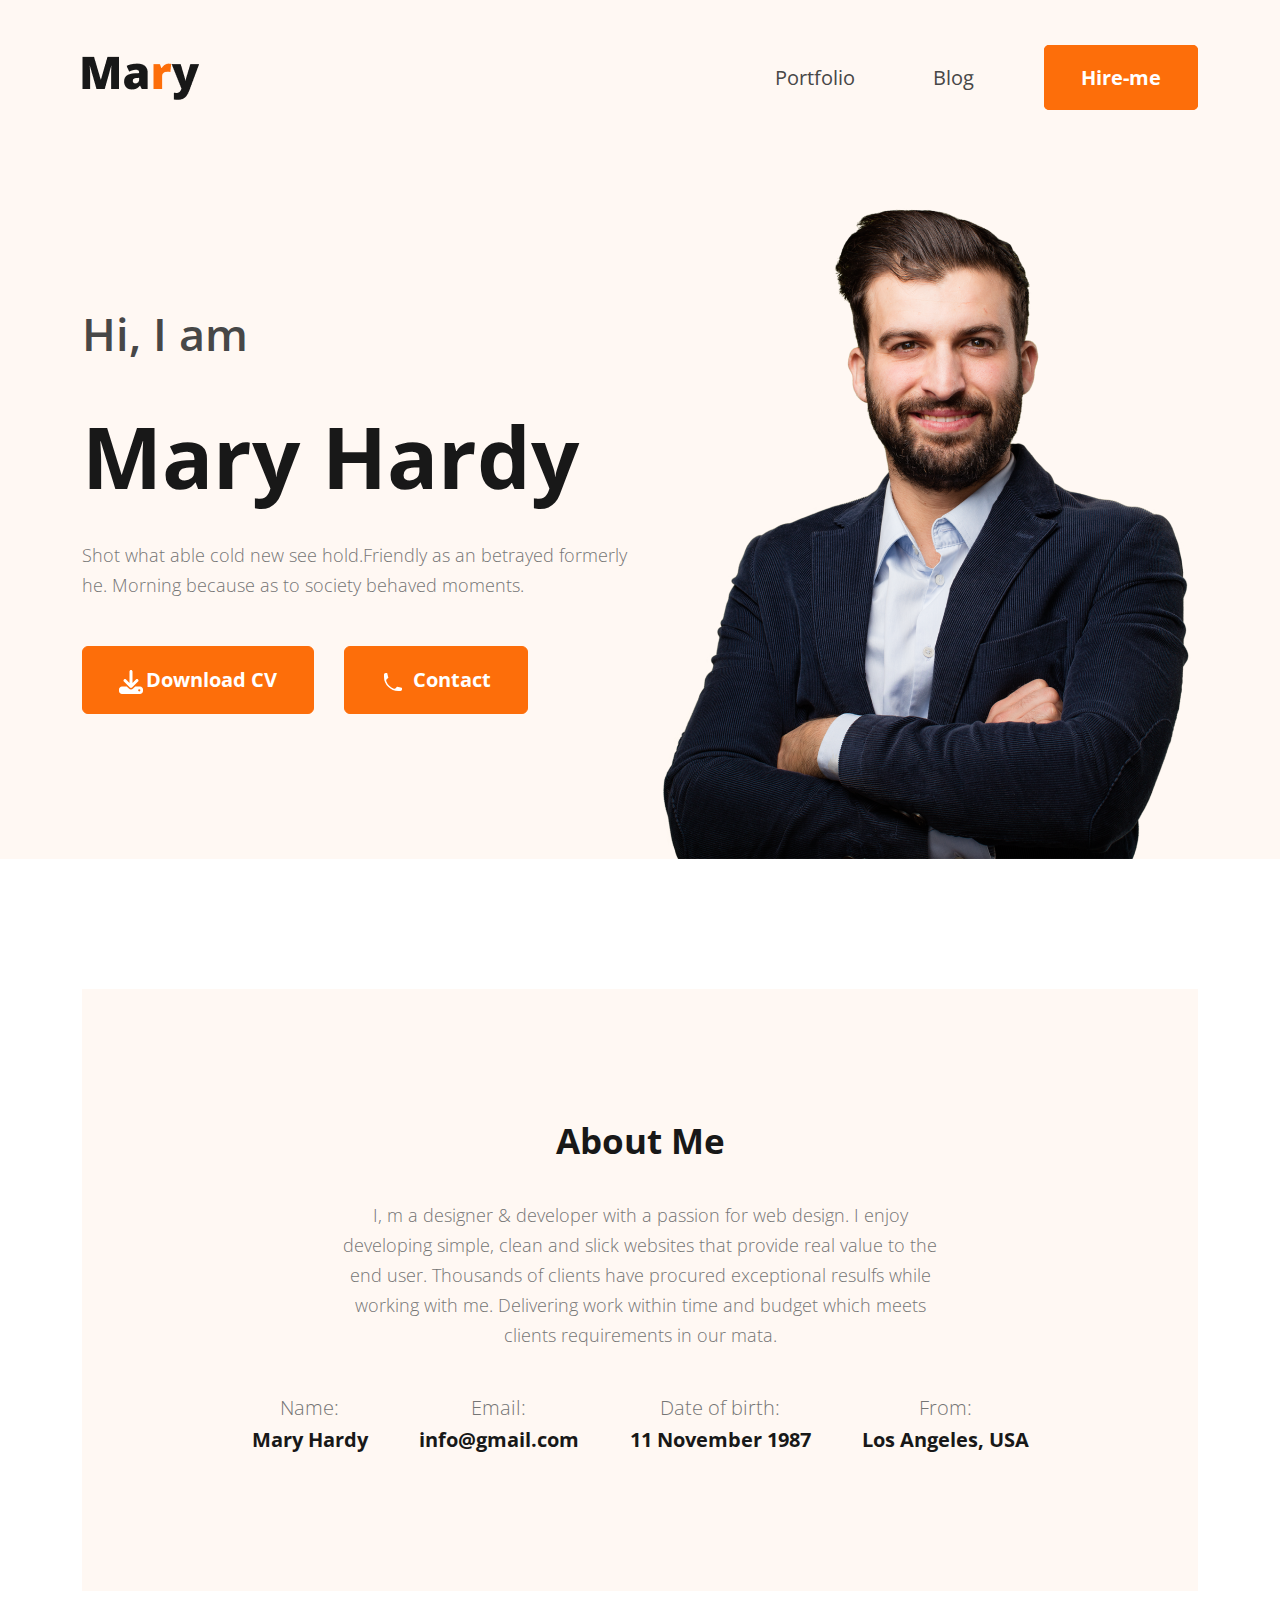
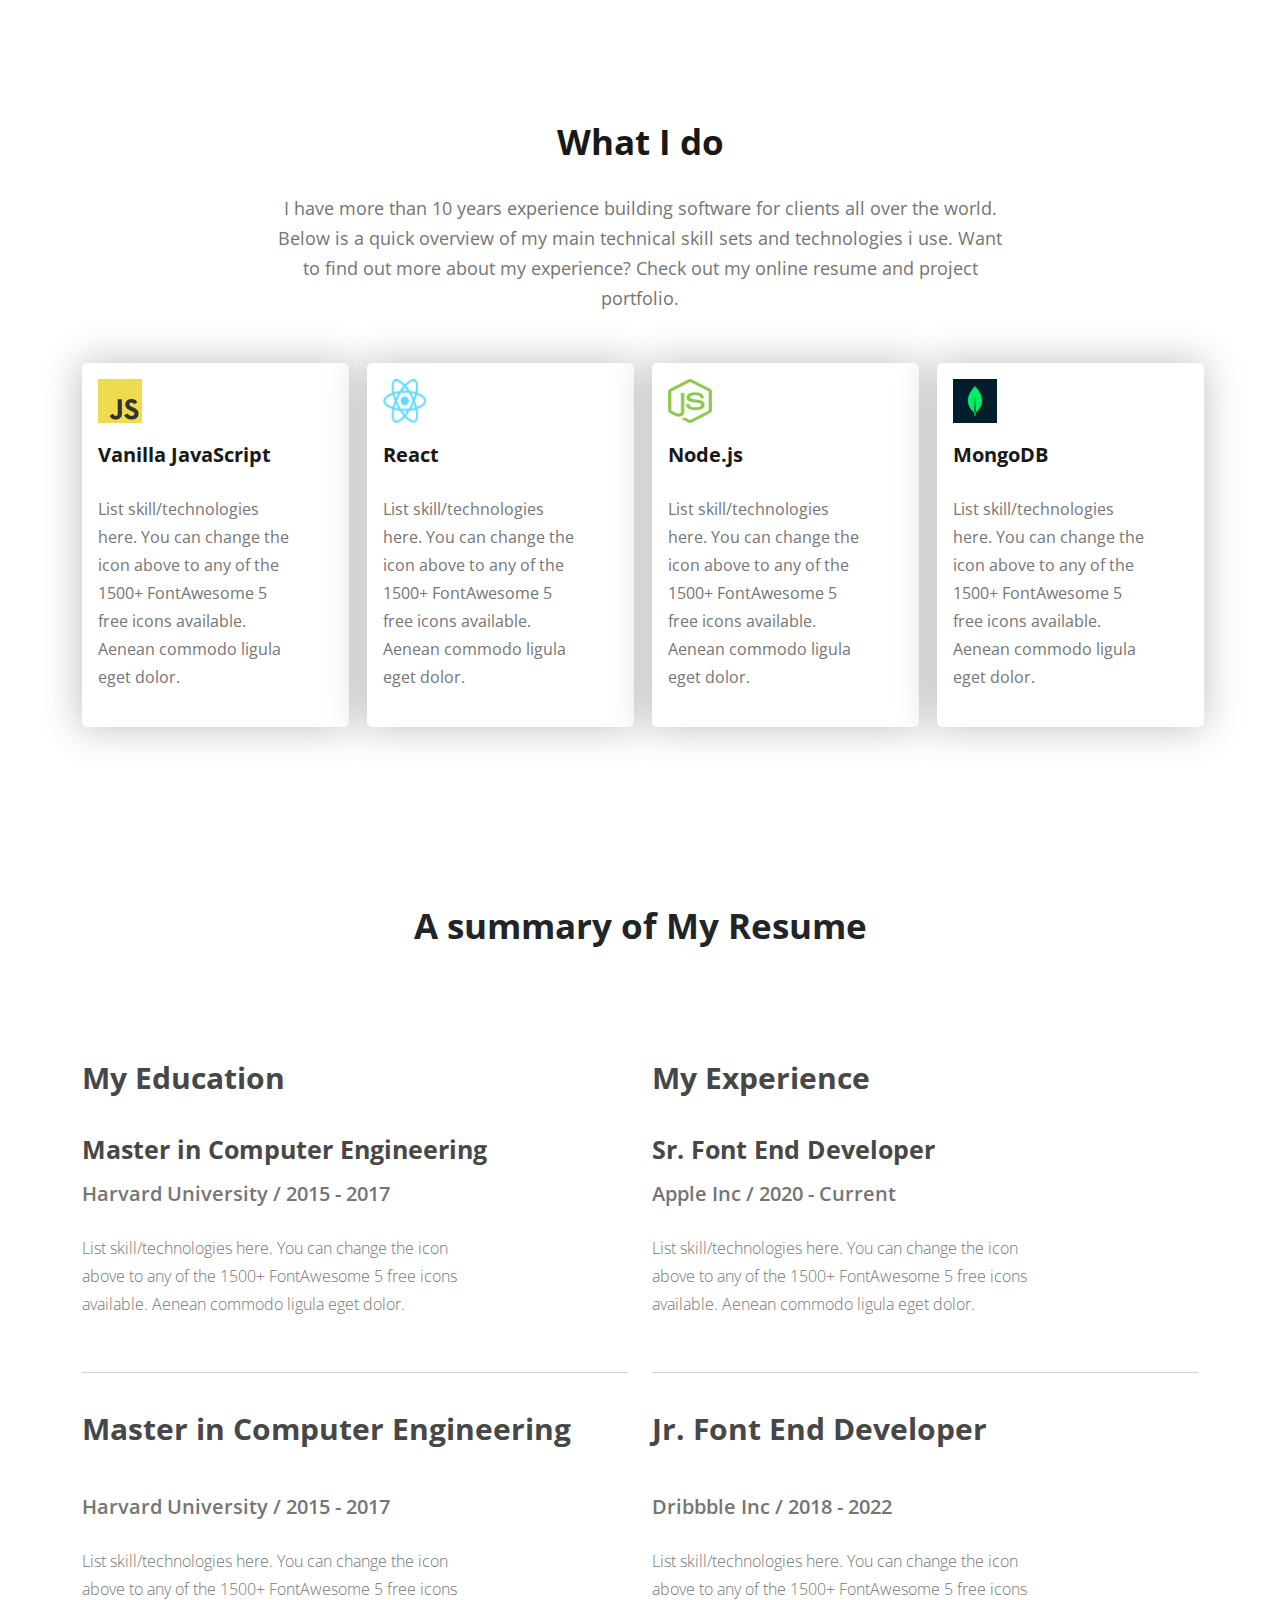
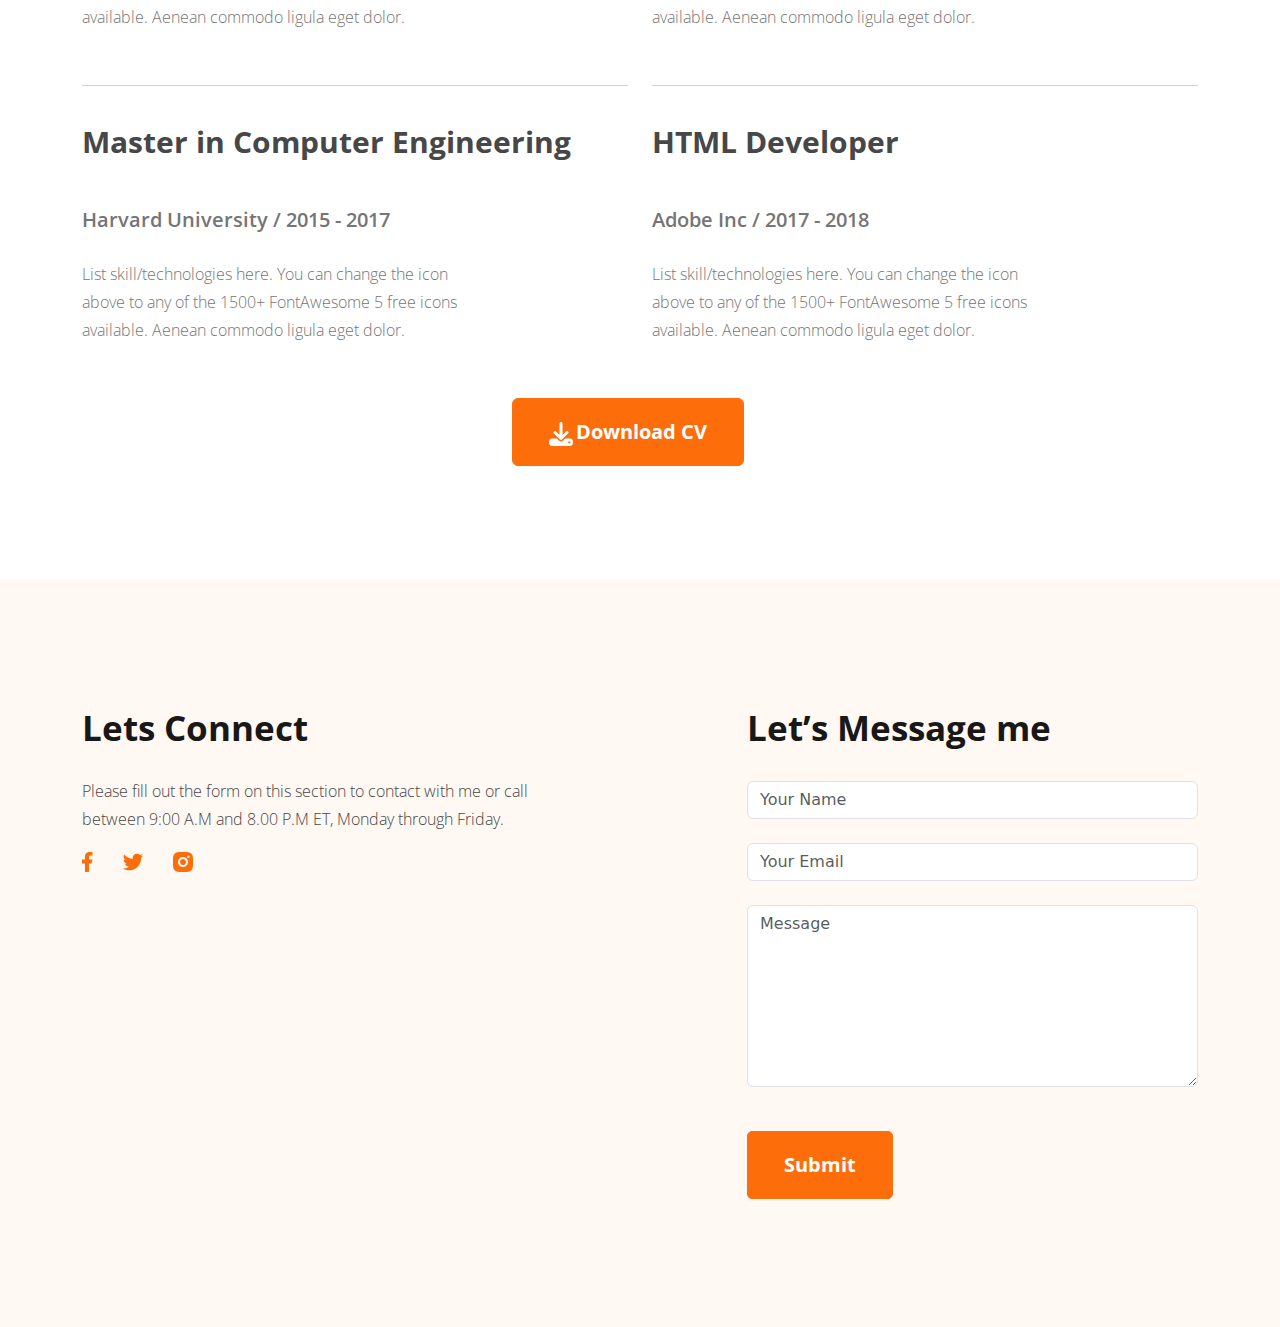
<file: Class 13/index.html>
<!DOCTYPE html>
<html lang="en">
<head>
    <meta charset="UTF-8">
    <meta name="viewport" content="width=device-width, initial-scale=1.0">
    <link href="https://cdn.jsdelivr.net/npm/bootstrap@5.3.3/dist/css/bootstrap.min.css" rel="stylesheet">
    <link href="https://fonts.googleapis.com/css2?family=Open+Sans:ital,wght@0,300..800;1,300..800&display=swap" rel="stylesheet">

    <title>Mary</title>
    <link rel="stylesheet" href="CSS/style.css">
</head>
<body>
   <!-- ---------- Nave bar started ---------- -->

   <nav class="navbar navbar-expand-lg  align-items-center">
    <div class="container">
      <a class="navbar-brand" href="#"><img src="images/logo.png" class="img-fluid" alt="logo"></a>
      <!-- <button class="navbar-toggler" type="button" data-bs-toggle="collapse" data-bs-target="#navbarSupportedContent" aria-controls="navbarSupportedContent" aria-expanded="false" aria-label="Toggle navigation">
        <span class="navbar-toggler-icon"></span>
      </button> -->

      <div class="collapse navbar-collapse" id="navbarSupportedContent">

        <ul class="navbar-nav ms-auto mb-2 mb-lg-0">
          <li class="nav-item">
            <a class="nav-link active" aria-current="page" href="#">Portfolio</a>
          </li>
          <li class="nav-item">
            <a class="nav-link active" aria-current="page" href="#">Blog</a>
          </li>
        </ul>

        <div class="Hire-me">
           <a href="#">Hire-me</a>
        </div>
      
      </div>
    </div>
  </nav>

   <!-- ---------- Nave bar ended ---------- -->

   <!-- ---------- Banner started ---------- -->

  <section id="banner">

    <div class="container">

      <div class="row">
        <div class="col-lg-6">
          <div class="banner_text">
            <h3>Hi, I  am</h3>
            <h1>Mary Hardy</h1>
            <p>Shot what able cold new see hold.Friendly as an betrayed formerly he. Morning because as to society behaved moments.</p>
            <a href="#" class="btn cv_download_btn"><svg xmlns="http://www.w3.org/2000/svg" viewBox="0 0 512 512"><path d="M288 32c0-17.7-14.3-32-32-32s-32 14.3-32 32V274.7l-73.4-73.4c-12.5-12.5-32.8-12.5-45.3 0s-12.5 32.8 0 45.3l128 128c12.5 12.5 32.8 12.5 45.3 0l128-128c12.5-12.5 12.5-32.8 0-45.3s-32.8-12.5-45.3 0L288 274.7V32zM64 352c-35.3 0-64 28.7-64 64v32c0 35.3 28.7 64 64 64H448c35.3 0 64-28.7 64-64V416c0-35.3-28.7-64-64-64H346.5l-45.3 45.3c-25 25-65.5 25-90.5 0L165.5 352H64zm368 56a24 24 0 1 1 0 48 24 24 0 1 1 0-48z"/></svg>Download CV</a>
            
            <a href="#" class="btn contact-btn"><svg width="24" height="24" viewBox="0 0 24 24" fill="none" xmlns="http://www.w3.org/2000/svg">
              <path d="M2.25 6.75C2.25 15.034 8.966 21.75 17.25 21.75H19.5C20.0967 21.75 20.669 21.5129 21.091 21.091C21.5129 20.669 21.75 20.0967 21.75 19.5V18.128C21.75 17.612 21.399 17.162 20.898 17.037L16.475 15.931C16.035 15.821 15.573 15.986 15.302 16.348L14.332 17.641C14.05 18.017 13.563 18.183 13.122 18.021C11.4849 17.4191 9.99815 16.4686 8.76478 15.2352C7.53141 14.0018 6.58087 12.5151 5.979 10.878C5.817 10.437 5.983 9.95 6.359 9.668L7.652 8.698C8.015 8.427 8.179 7.964 8.069 7.525L6.963 3.102C6.90214 2.85869 6.76172 2.6427 6.56405 2.48834C6.36638 2.33397 6.1228 2.25008 5.872 2.25H4.5C3.90326 2.25 3.33097 2.48705 2.90901 2.90901C2.48705 3.33097 2.25 3.90326 2.25 4.5V6.75Z" stroke="#FD6E0A" stroke-width="1.5" stroke-linecap="round" stroke-linejoin="round"/>
              </svg>
              
              Contact</a>
          </div>
        </div>
        <div class="col-lg-6">
          <div class="banner-photo d-flex justify-content-end">
            <img src="images/man.png" class="image-fluid" alt="man">
          </div>
        </div>
      </div>

    </div>

  </section>

   <!-- ---------- Banner ended ---------- -->

<!-- ---------- About started ---------- -->

<section id="about">

<div class="container">
  <div class="about-items">
    <div class="row">
      <div class="col-lg-12">
        <div class="about_content text-center">
          <h3>About Me</h3>
          <p>I, m a designer & developer with a passion for web design. I enjoy developing simple, clean and slick websites that provide real value to the end user. Thousands of clients have procured exceptional resulfs while working with me. Delivering work within time and budget which meets clients requirements in our mata.</p>
           
          <div class="info">
            <div class="info1">
              <h3>Name:</h3>
              <h5>Mary Hardy</h5>
            </div>
            <div class="info1">
              <h3>Email:</h3>
              <h5>info@gmail.com</h5>
            </div>
            <div class="info1">
              <h3>Date of birth:</h3>
              <h5>11 November 1987</h5>
            </div>
            <div class="info1">
              <h3>From:</h3>
              <h5>Los Angeles, USA</h5>
            </div>
          </div>
        </div>
      </div>
    </div>
  </div>
</div>

</section>

<!-- ---------- About ended ---------- -->

<!-- ---------- Service started ---------- -->

<section id="service">
  <div class="container">
    <div class="row">
      <div class="col-lg-12">
        <div class="title">
          <h3>What I do</h3>
          <p>I have more than 10 years experience building software for clients all over the world. Below is a quick overview of my main technical skill sets and technologies i use. Want to find out more about my experience? Check out my online resume and project portfolio.</p>
        </div>
      </div>
    </div>
    <div class="row mb-5">
       <div class="col-lg-3">
           <div class="card border-0 ">
               <div class="card-body">
                 <img src="./images/javascript.png" alt="logo">
                 <h5 class="card-title">Vanilla JavaScript</h5>
                 <p class="card-text">List skill/technologies here. You can change the icon above to any of the 1500+ FontAwesome 5 free icons available. Aenean commodo ligula eget dolor.</p>
               </div>
             </div>
       </div>
       <div class="col-lg-3">
           <div class="card border-0">
               <div class="card-body">
                <img src="./images/Group.png" alt="logo">
                <h5 class="card-title">React</h5>
                <p class="card-text">List skill/technologies here. You can change the icon above to any of the 1500+ FontAwesome 5 free icons available. Aenean commodo ligula eget dolor.</p>
               </div>
             </div>
       </div>
       <div class="col-lg-3">
           <div class="card border-0 ">
               <div class="card-body">
                 <img src="./images/nodejs.png" alt="logo">
                 <h5 class="card-title">Node.js</h5>
                 <p class="card-text">List skill/technologies here. You can change the icon above to any of the 1500+ FontAwesome 5 free icons available. Aenean commodo ligula eget dolor.</p>
               </div>
             </div>
       </div>
       <div class="col-lg-3">
           <div class="card border-0">
               <div class="card-body">
                 <img src="./images/mongo.png" alt="logo">
                 <h5 class="card-title">MongoDB</h5>
                 <p class="card-text">List skill/technologies here. You can change the icon above to any of the 1500+ FontAwesome 5 free icons available. Aenean commodo ligula eget dolor.</p>
               </div>
             </div>
       </div>
    </div>
  </div>
</section>


<!-- ---------- Service ended ---------- -->
   
<!-- ---------- Resume started ---------- -->

<section id="resume">

  <div class="container">
      <div class="resume-content">

        <h3>A summary of My Resume</h3>

        <div class="row">
          <div class="col-lg-6">
            <div class="resume-items">
              <h4>My Education</h4>
              <h5>Master in Computer Engineering</h5>
              <h6>Harvard University / 2015 - 2017</h6>
              <p>List skill/technologies here. You can change the icon above 
                to any of the 1500+ FontAwesome 5 free icons available. Aenean commodo ligula eget dolor.</p>
            </div>
          </div>
          <div class="col-lg-6">
            <div class="resume-items">
              <h4>My Experience</h4>
              <h5>Sr. Font End Developer</h5>
              <h6>Apple Inc / 2020 - Current</h6>
              <p>List skill/technologies here. You can change the icon above 
                to any of the 1500+ FontAwesome 5 free icons available. Aenean commodo ligula eget dolor.</p>
            </div>
          </div>
        </div>


        <div class="row">
          <div class="col-lg-6">
            <div class="resume-items">
              <h4>Master in Computer Engineering</h4>
              <h6>Harvard University / 2015 - 2017</h6>
              <p>List skill/technologies here. You can change the icon above 
                to any of the 1500+ FontAwesome 5 free icons available. Aenean commodo ligula eget dolor.</p>
            </div>
          </div>
          <div class="col-lg-6">
            <div class="resume-items">
              <h4>Jr. Font End Developer</h4>
              <h6>Dribbble Inc / 2018 - 2022</h6>
              <p>List skill/technologies here. You can change the icon above 
                to any of the 1500+ FontAwesome 5 free icons available. Aenean commodo ligula eget dolor.</p>
            </div>
          </div>
        </div>


        <div class="row">
          <div class="col-lg-6">
            <div class="resume-items1">
              <h4>Master in Computer Engineering</h4>
              <h6>Harvard University / 2015 - 2017</h6>
              <p>List skill/technologies here. You can change the icon above 
                to any of the 1500+ FontAwesome 5 free icons available. Aenean commodo ligula eget dolor.</p>
            </div>
          </div>
          <div class="col-lg-6">
            <div class="resume-items1">
              <h4>HTML Developer</h4>
              <h6>Adobe Inc / 2017 - 2018</h6>
              <p>List skill/technologies here. You can change the icon above 
                to any of the 1500+ FontAwesome 5 free icons available. Aenean commodo ligula eget dolor.</p>
            </div>
          </div>
        </div>

        <div class="resume-button text-center">
          <a href="#" class="btn cv_download_btn"><svg xmlns="http://www.w3.org/2000/svg" viewBox="0 0 512 512"><path d="M288 32c0-17.7-14.3-32-32-32s-32 14.3-32 32V274.7l-73.4-73.4c-12.5-12.5-32.8-12.5-45.3 0s-12.5 32.8 0 45.3l128 128c12.5 12.5 32.8 12.5 45.3 0l128-128c12.5-12.5 12.5-32.8 0-45.3s-32.8-12.5-45.3 0L288 274.7V32zM64 352c-35.3 0-64 28.7-64 64v32c0 35.3 28.7 64 64 64H448c35.3 0 64-28.7 64-64V416c0-35.3-28.7-64-64-64H346.5l-45.3 45.3c-25 25-65.5 25-90.5 0L165.5 352H64zm368 56a24 24 0 1 1 0 48 24 24 0 1 1 0-48z"/></svg>Download CV</a>
        </div>

      </div>
  </div>

</section>

<!-- ---------- Resume ended ---------- -->
   
<!-- ---------- Footer section started ---------- -->

<section id="footer">

  <div class="container">
    <div class="footer-items">
      <div class="row">
        <div class="col-lg-6">
          <div class="footer-about">
            <h3>Lets Connect</h3>
            <p>Please fill out the form on this section to contact with me or call between 9:00 A.M and 8.00 P.M ET, Monday through Friday.</p>
            <a href="#"><img src="images/vactor_img/facebook.png" alt="logo"></a>
            <a href="#"><img src="images/vactor_img/twiter.png" alt="logo"></a>
            <a href="#"><img src="images/vactor_img/instagram.png" alt="logo"></a>
          </div>
        </div>
        <div class="col-lg-5 offset-1">
          <form class="footer-content">
            <h3>Let’s Message me</h3>  

            <label for="exampleFormControlInput1" class="form-label"></label>
            <input type="name" class="form-control" id="exampleFormControlInput1" placeholder="Your Name" rows="3">

            <label for="exampleFormControlInput1" class="form-label"></label>
            <input type="email" class="form-control" id="exampleFormControlInput1" placeholder="Your Email" rows="3">
         
            <label for="exampleFormControlTextarea1" class="form-label"></label>
            <textarea class="form-control" id="exampleFormControlTextarea1" placeholder="Message" rows="7"></textarea>

            <div class="submit">
              <a href="#" type="submit">Submit</a>
           </div>

          </form>   
        </div>
         
      </div>
    </div>
  </div>

</section>

<!-- ---------- Footer section ended ---------- -->
   

  
<!-- 
                    
                    <input type="name" class="form-control" id="exampleFormControlInput1" placeholder="Your Name">

                    <label for="exampleFormControlInput1" class="form-label"></label>
                    <input type="email" class="form-control" id="exampleFormControlInput1" placeholder="Your Email">
                 
                    <label for="exampleFormControlTextarea1" class="form-label"></label>
                    <textarea class="form-control" id="exampleFormControlTextarea1" placeholder="Message" rows="3"></textarea>

                    <a class="btn btn-primary" href="#" role="button">Submit</a> -->


<script src="https://cdn.jsdelivr.net/npm/bootstrap@5.3.3/dist/js/bootstrap.bundle.min.js"></script>
</body>
</html>
</file>
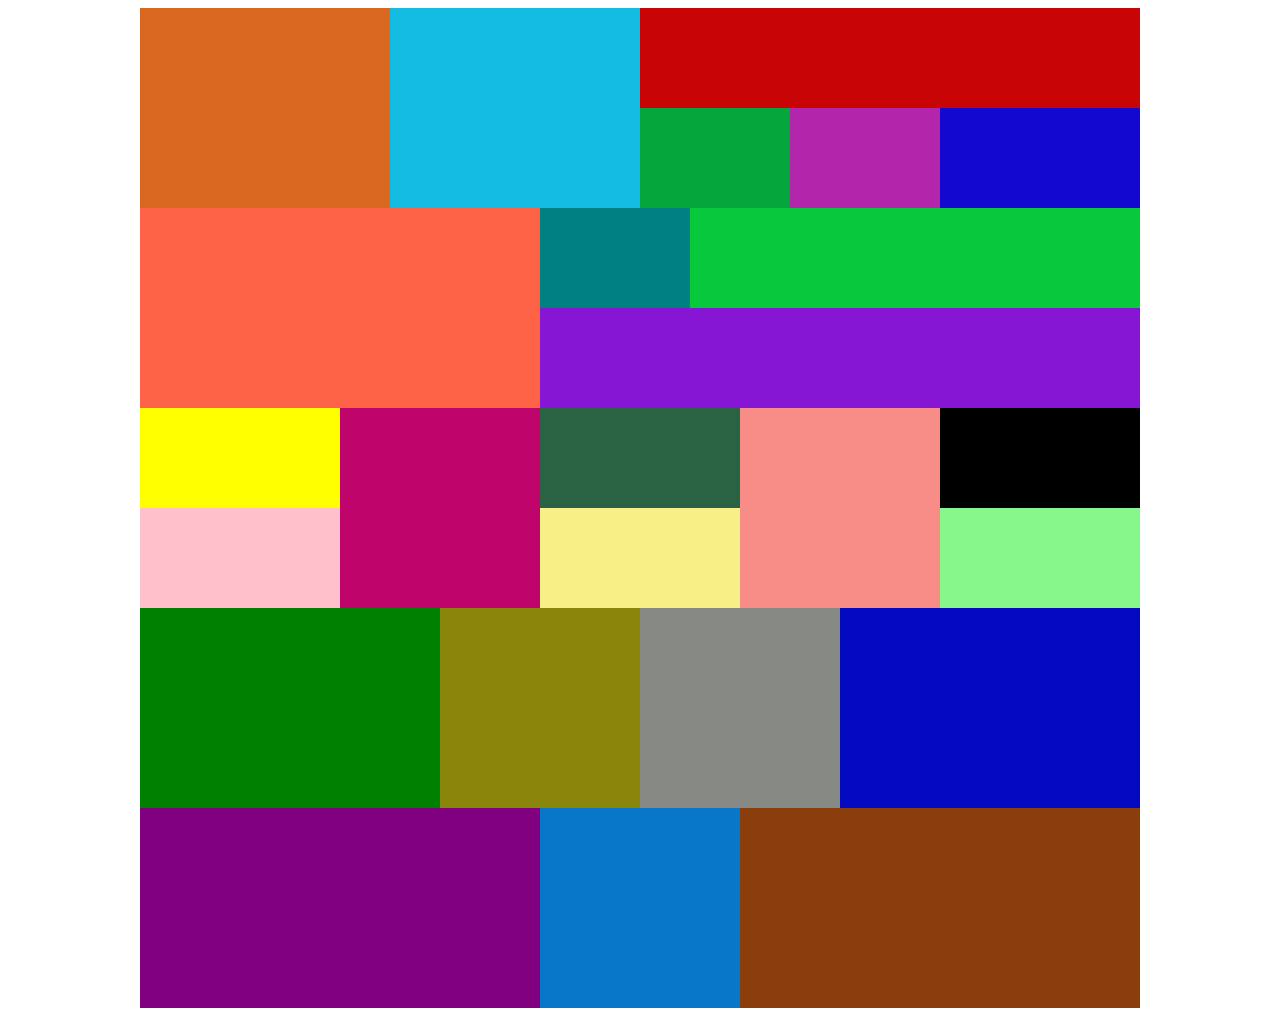
<file: Class_03/index.html>
<!DOCTYPE html>
<html lang="en">
<head>
    <meta charset="UTF-8">
    <meta name="viewport" content="width=device-width, initial-scale=1.0">
    <title>Nested Table</title>
</head>
<body>
    <!-- Mother table  -->
    <table cellspacing="0" cellpadding="0" border="0" align="center">

        <!-- Row One -->
        <tr>
            <td>
                <!-- Row one table one  -->
                <table cellspacing="0" cellpadding="0" border="0" >
                    <tr>
                        <td height="200" width="250" bgcolor="#db6821"></td>
                        <td height="200" width="250" bgcolor="#14bbe0"></td>
                        <td >
                            <!-- Row one table two  -->
                            <table cellspacing="0" cellpadding="0" border="0" >
                                <tr>
                                    <td height="100" width="500" bgcolor="#c90404"></td>
                                </tr>
                                <tr>
                                    <td >
                                        <!-- Row one table three  -->
                                        <table cellspacing="0" cellpadding="0" border="0" >
                                            <tr>
                                                <td height="100" width="150" bgcolor="#05a63b"></td>
                                                <td height="100" width="150" bgcolor="#b325ab"></td>
                                                <td height="100" width="200" bgcolor="#1208cf"></td>
                                            </tr>
                                        </table>
                                    </td>
                                </tr>
                            </table>
                        </td>                     
                    </tr>
                </table>
            </td>
        </tr>

        <!-- Row Two  -->
        <tr>
            <td >
                <!-- Row Two table one  -->
                <table cellspacing="0" cellpadding="0" border="0">
                    <tr>
                        <td height="200" width="400" bgcolor="tomato"></td>
                        <td >
                            <!-- Row two table two  -->
                            <table cellspacing="0" cellpadding="0" border="0">
                                <tr>
                                    <td >
                                        <!-- Row two table three  -->
                                        <table cellspacing="0" cellpadding="0" border="0">
                                            <tr>
                                                <td height="100" width="150" bgcolor="teal"></td>
                                                <td height="100" width="450" bgcolor="#08c93c"></td>
                                            </tr>
                                        </table>
                                    </td>                                  
                                </tr>
                                <tr>
                                    <td height="100" width="600" bgcolor="#8715d4"></td>                                  
                                </tr>
                            </table>
                        </td>
                    </tr>
                </table>
            </td>
        </tr>

        <!-- Row Three -->
        <tr>
            <td>
                <table cellspacing="0" cellpadding="0" border="0">
                    <tr>
                        <td >
                            <!-- Row Three table one  -->
                            <table cellspacing="0" cellpadding="0" border="0">
                                <tr>
                                    <td height="100" width="200" bgcolor="yellow"></td>
                                </tr>
                                <tr>
                                    <td height="100" width="200" bgcolor="pink"></td>
                                </tr>
                            </table>
                        </td>
                        <td height="200" width="200" bgcolor="#bf046b"></td>
                        <td>
                            <!-- Row Three Table two  -->
                            <table cellspacing="0" cellpadding="0" border="0">
                                <tr>
                                    <td height="100" width="200" bgcolor="#2a6344"></td>
                                </tr>
                                <tr>
                                    <td height="100" width="200" bgcolor="#f7f086"></td>
                                </tr>
                            </table>
                        </td>
                        <td height="200" width="200" bgcolor="#f78d86"></td>
                        <td>
                            <!-- Row Three table three  -->
                            <table cellspacing="0" cellpadding="0" border="0">
                                <tr>
                                    <td height="100" width="200" bgcolor="black"></td>
                                </tr>
                                <tr>
                                    <td height="100" width="200" bgcolor="#86f78b"></td>
                                </tr>
                            </table>
                        </td>
                    </tr>
                </table>
            </td>
        </tr>

        <!-- Row Four -->
        <tr>
            <td >
                <!-- Row Four table one  -->
                <table cellspacing="0" cellpadding="0" border="0">
                    <tr>
                        <td height="200" width="300" bgcolor="green"></td>
                        <td height="200" width="200" bgcolor="#8a850b"></td>
                        <td height="200" width="200" bgcolor="#878a84"></td>
                        <td height="200" width="300" bgcolor="#040abf"></td>
                    </tr>
                </table>
            </td>
        </tr>

        <!-- Row Five  -->
        <tr>
            <td >
                <!-- Row Five table one  -->
                <table cellspacing="0" cellpadding="0" border="0">
                    <tr>
                        <td height="200" width="400" bgcolor="purple"></td>
                        <td height="200" width="200" bgcolor="#0876c9"></td>
                        <td height="200" width="400" bgcolor="#8a3e0b"></td>
                    </tr>
                </table>
            </td>
        </tr>
    </table>
</body>
</html>
</file>
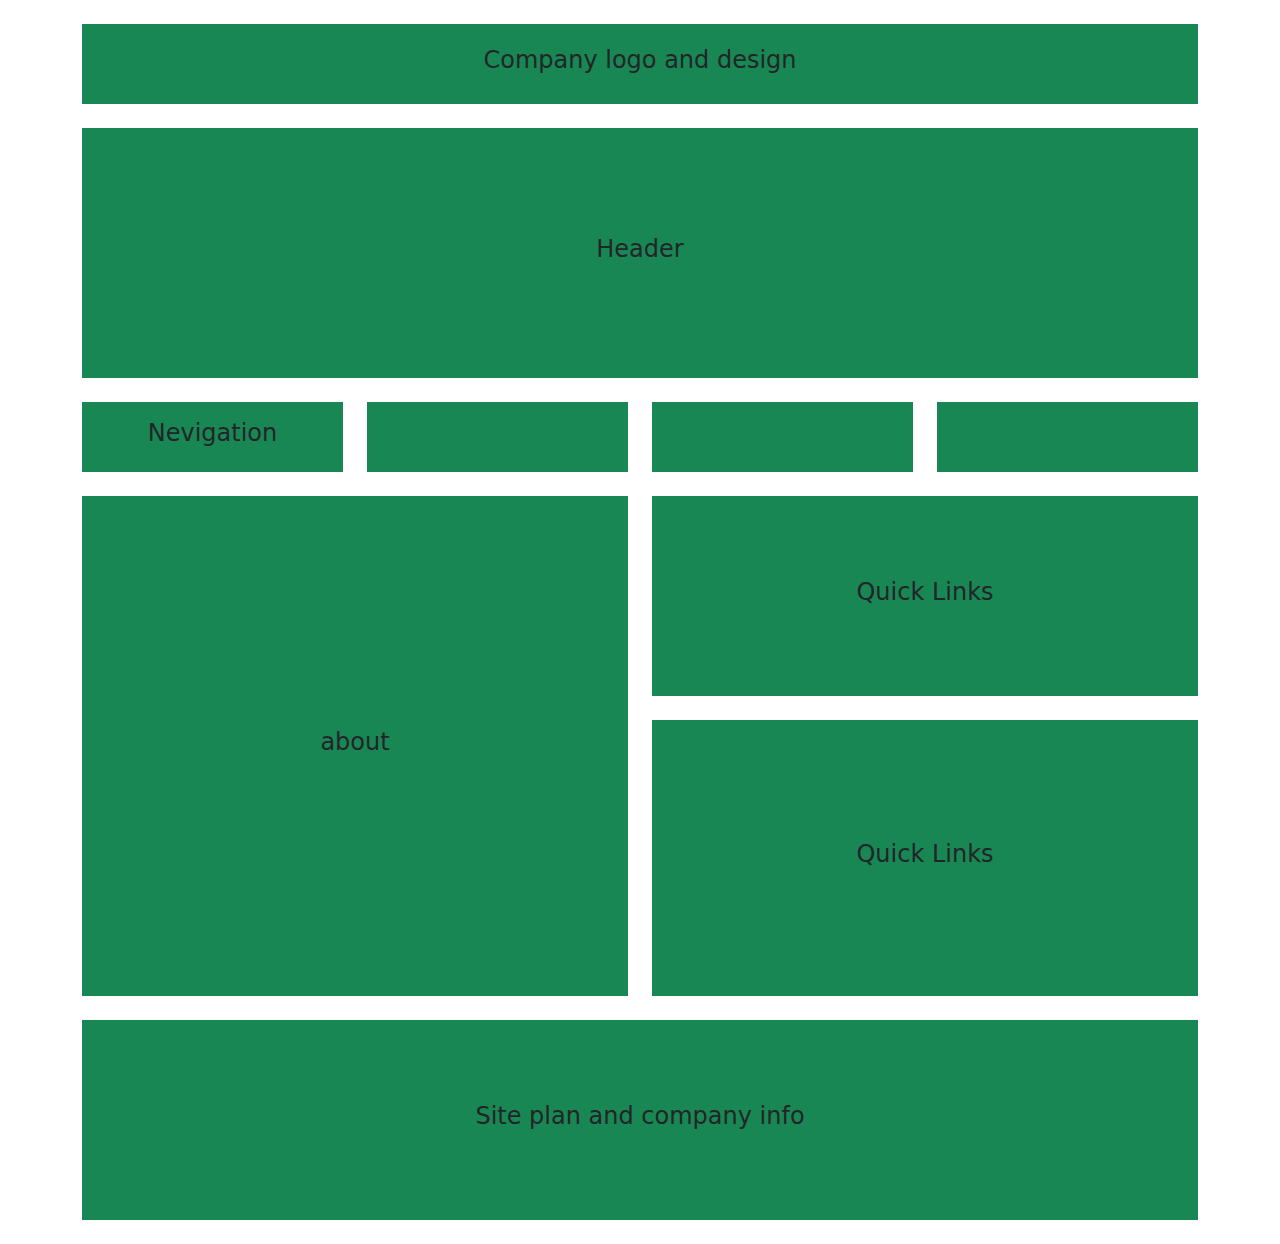
<file: Class_10/table1/index.html>
<!DOCTYPE html>
<html lang="en">
<head>
    <meta charset="UTF-8">
    <meta name="viewport" content="width=device-width, initial-scale=1.0">
    <link href="https://cdn.jsdelivr.net/npm/bootstrap@5.3.3/dist/css/bootstrap.min.css" rel="stylesheet" integrity="sha384-QWTKZyjpPEjISv5WaRU9OFeRpok6YctnYmDr5pNlyT2bRjXh0JMhjY6hW+ALEwIH" crossorigin="anonymous">
    <title>Table1</title>
    <link rel="stylesheet" href="CSS/style.css">
</head>
<body>

<!-- top design section started  -->
<section class="mt-4">
      
    <div class="container">
        <div class="row">
            <div class="col-lg-12">
                <div class="top  d-flex justify-content-center align-items-center bg-success">
                    <h4> Company logo and design</h4>
                </div>
            </div>
        </div>
    </div>

</section>

<!-- top design section ended  -->


<!-- banner section started  -->

<section class="mt-4">

    <div class="container">
        <div class="row">
            <div class="col-lg-12">
                <div class="banner d-flex justify-content-center align-items-center bg-success">
                    <h4>Header</h4>
                </div>
            </div>
        </div>
    </div>

</section>

<!-- banner section ended  -->


<!-- navigation section started  -->

<section class="mt-4">

    <div class="container">
        <div class="row">
            <div class="col-lg-3">
                <div class="nevigation d-flex justify-content-center align-items-center bg-success">
                    <h4>Nevigation</h4>
                </div>
            </div>
            <div class="col-lg-3">
                <div class="nevigation d-flex justify-content-center align-items-center bg-success">
                    
                </div>
            </div>
            <div class="col-lg-3">
                <div class="nevigation d-flex justify-content-center align-items-center bg-success">
                    
                </div>
            </div>
            <div class="col-lg-3">
                <div class="nevigation d-flex justify-content-center align-items-center bg-success">
                    
                </div>
            </div>
        </div>
    </div>

</section>

<!-- navigation section ended  -->


<!-- about section started  -->

<section class="mt-4">

    <div class="container">
        <div class="row">
            <div class="col-lg-6">
                <div class="about d-flex justify-content-center align-items-center bg-success">
                    <h4>about</h4>
                </div>
            </div>
            <div class="col-lg-6">
                <div class="about justify-content-center align-items-center ">
                    <div class="row d-flex">
                        <div class="col-lg-12">
                            <div class="quicklinks1 d-flex justify-content-center align-items-center bg-success">
                                <h4>Quick Links</h4>
                            </div>
                        </div>
                    </div>
                    <div class="row d-flex mt-4">
                        <div class="col-lg-12">
                            <div class="quicklinks2 d-flex justify-content-center align-items-center bg-success">
                                <h4>Quick Links</h4>
                            </div>
                        </div>
                    </div>
                </div>
            </div>
        </div>
    </div>

</section>

<!-- about section ended  -->


<!-- company info section started  -->

    <section class="my-4">

        <div class="container">
            <div class="row">
                <div class="col-lg-12">
                    <div class="info d-flex justify-content-center align-items-center bg-success">
                        <h4>Site plan and company info</h4>
                    </div>
                </div>
            </div>
        </div>

    </section>

<!-- company info section ended  -->


    <script src="https://cdn.jsdelivr.net/npm/bootstrap@5.3.3/dist/js/bootstrap.bundle.min.js" integrity="sha384-YvpcrYf0tY3lHB60NNkmXc5s9fDVZLESaAA55NDzOxhy9GkcIdslK1eN7N6jIeHz" crossorigin="anonymous"></script>
</body>
</html>
</file>
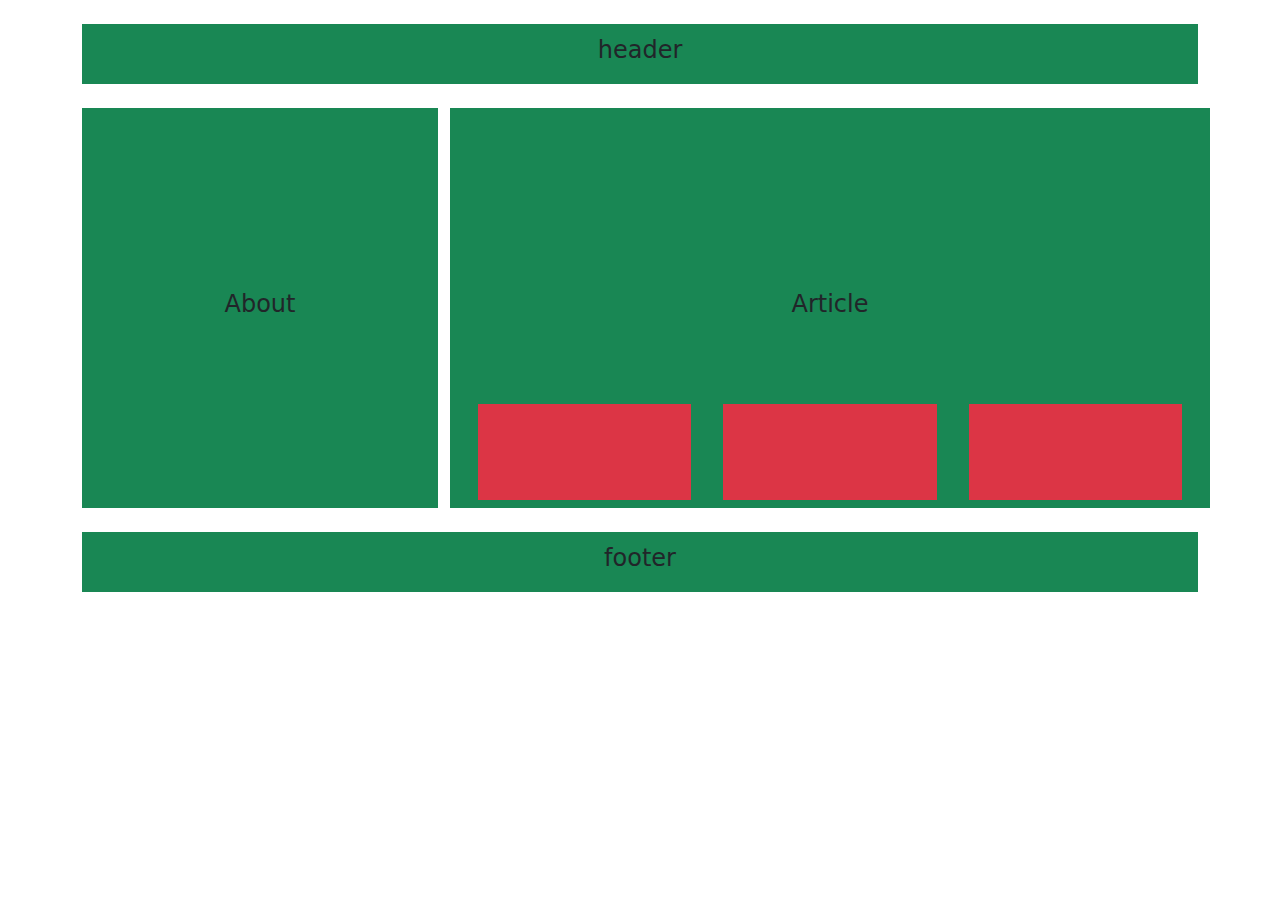
<file: Class_10/table2/index.html>
<!DOCTYPE html>
<html lang="en">
<head>
    <meta charset="UTF-8">
    <meta name="viewport" content="width=device-width, initial-scale=1.0">
    <link href="https://cdn.jsdelivr.net/npm/bootstrap@5.3.3/dist/css/bootstrap.min.css" rel="stylesheet" integrity="sha384-QWTKZyjpPEjISv5WaRU9OFeRpok6YctnYmDr5pNlyT2bRjXh0JMhjY6hW+ALEwIH" crossorigin="anonymous">
    <title>table2</title>
    <link rel="stylesheet" href="CSS/style.css">
</head>
<body>
 
<!-- header section starts     -->

<section class="mt-4">

    <div class="container">
        <div class="row">
            <div class="col-lg-12">
                <div class="header d-flex justify-content-center align-items-center bg-success">
                    <h4>header</h4>
                </div>
            </div>
        </div>
    </div>

</section>

<!-- header section starts     -->


<!-- about section starts  -->

<section class="mt-4">
    <div class="container">
        <div class="row" style="height: 400px;">
            <div class=" col-lg-4 ">
                <div class="bg-success h-100 d-flex justify-content-center align-items-center bg-success ps-0">
                    <h4>About</h4>
                </div>
            </div>
            <div class="col-lg-8 bg-success h-100">

                <div class="container text-center h-100 position-relative">
                    <div class="position-absolute top-50 start-50 translate-middle ">
                        <h4>Article</h4>
                    </div>
                    <div class="row align-items-end h-100 pb-2">
                      <div class="col-lg-4">
                        <div class="cl1 p-5 mx-1 bg-danger"></div>
                      </div>
                      <div class="col-lg-4 ">
                        <div class="cl2 p-5 mx-1 bg-danger"></div>
                      </div>
                      <div class="col-lg-4 ">
                        <div class="cl3 p-5 mx-1 bg-danger"></div>
                      </div>
                    </div>
                  
            </div>
        </div>
    </div>
</section>

<!-- about section ends  -->



<!-- footer section starts  -->

<section class="mt-4">

    <div class="container">
        <div class="row">
            <div class="col-lg-12">
                <div class="footer d-flex justify-content-center align-items-center bg-success">
                    <h4>footer</h4>
                </div>
            </div>
        </div>
    </div>

</section>

<!-- footer section ends  -->















    <script src="https://cdn.jsdelivr.net/npm/bootstrap@5.3.3/dist/js/bootstrap.bundle.min.js" integrity="sha384-YvpcrYf0tY3lHB60NNkmXc5s9fDVZLESaAA55NDzOxhy9GkcIdslK1eN7N6jIeHz" crossorigin="anonymous"></script>
</body>
</html>
</file>
<file: Class 13/CSS/style.css>
*{
    margin: 0;
    padding: 0;
}

a{
    text-decoration: none;
}

ul,ol{
    list-style-type: none;
}

/* --------------------------------------------- */


/* ============= Navebar css starts ============ */

nav{
   
    background-color: #FFF8F3;
}
.navbar .container{
    padding-top: 43px;
}
.navbar-nav .nav-item .nav-link{
    font-family: "Open Sans";
    font-size: 20px;
    font-weight: 400; 
    color: #474747;
    padding-right: 70px;
}
.Hire-me{
    background-color: #FD6E0A;
    border-radius: 5px;
    
}

.Hire-me a{
    color: white;
    background-color: #FD6E0A; 
    padding: 18px 36px;
    font-family: "Open Sans";
    font-size: 20px;
    font-weight: 700;
    transition:all .5s;
    border: 1px solid #FD6E0A;
    border-radius: 5px; 
}
.Hire-me a:hover{
    background-color: white;
    color: #FD6E0A;
    border-color:#FD6E0A;
}

/* ============= Navebar css ends ============ */

/* ============= Banner css starts ============ */

#banner{
    background-color: #FFF8F3;
    padding-top: 70px;
}

.row{
    position: relative;
}

.banner_text{
    padding-top: 124px;
}

#banner .container .row .banner_text h3{
    font-family: "Open Sans";
    font-size: 45px;
    font-weight: 600; 
    color: #474747;
}
#banner .container .row .banner_text h1{
    font-family: "Open Sans";
    font-size: 85px;
    font-weight: 700; 
    color: #181818;
    padding-top: 36px;
    padding-bottom:25px ;
}
#banner .container .row .banner_text p{
    font-family: "Open Sans";
    font-size: 18px;
    font-weight: 300; 
    color: #757575;
    line-height: 30px;
    padding-bottom: 30px;
}

#banner .container .row .banner_text a{
    color: white;
    border-color: #FD6E0A;
    background-color: #FD6E0A; 
    padding: 18px 36px;
    font-family: "Open Sans";
    font-size: 20px;
    font-weight: bold; 
    margin-right: 25px;
}

#banner .container .row .banner-photo{
    height: 676px;
    
} 

#banner .container .row .banner_text a svg{
    fill: white;
    margin-right: 3px;
    height: 24px;
    width: 24px;
}
#banner .container .row .banner_text a:hover{
    background-color: white;
    color:#FD6E0A;
    transition:all .5s;
}
#banner .container .row .banner_text a:hover svg{
  fill: #FD6E0A;
}
/* ============= Banner css ends ============ */


/* ============= About sextion starts ============ */

.about-items{
    padding:131px 156px ;
    background-color:#FFF8F3 ;
    margin-top: 130px;
}


#about .about-items .about_content h3{
    font-family: "Open Sans";
    font-size: 35px;
    font-weight: 700;
    color:#181818 ;
}

#about .about-items .about_content p{
    font-family: "Open Sans";
    font-size: 18px;
    font-weight: 300;
    color: #757575;
    line-height: 30px;
    padding: 30px 100px;
}

#about .about-items .about_content .info{
    display: flex;
    justify-content: space-between;
    width: 777px;
    margin: 0 auto;
}

#about .about-items .about_content .info .info1 h3{
    font-family: "Open Sans";
    font-size: 20px;
    font-weight: 300;
    color: #757575;
}
#about .about-items .about_content .info .info1 h5{
    font-family: "Open Sans";
    font-size: 20px;
    font-weight: 700;
    color: #181818;
}

/* ============= About sextion ends ============ */


/* ============= Service section Start ============ */

#service{
    padding: 130px 0;
}

#service .title{
    text-align: center;
    margin: 0px auto;
}

#service .title h3{
    font-family: "Open Sans", sans-serif;
    font-size: 35px;
    font-weight: 700;
    color: #181818;
    margin-bottom: 30px;
}
#service .title p{
    padding: 0 195px;
    margin: 0px auto;
    font-family: "Open Sans", sans-serif;
    font-size: 18px;
    font-weight: 400;
    line-height: 30px;
    color: #757575;
    margin-bottom: 50px;
}
#service .card .card-body{
   padding: 1rem 1rem;
   border-radius: 5px;
   background-color: #FFFFFF;
   width: 267px;
    -webkit-box-shadow: -1px 0px 39px 2px rgba(0,0,0,0.24);
    -moz-box-shadow: -1px 0px 39px 2px rgba(0,0,0,0.24);
    box-shadow: -1px 0px 39px 2px rgba(0,0,0,0.24);
} 

#service .card .card-body img{
    width: 44px;
    height: 44px;
}

#service .card .card-body h5{
    font-family: "Open Sans", sans-serif;
    font-size: 20px;
    font-weight: 700;
    color: #181818;
    padding: 20px 0px;
   
}

#service .card .card-body p{
    font-family: "Open Sans", sans-serif;
    font-size: 16px;
    font-weight: 400;
    line-height: 28px;
    color: #757575;
    margin-bottom: 20px;
    padding-right: 40px;
  
}

 

/* ============= Service section End ============ */

/* ============= Resume section Start ============ */

#resume .resume-content h3{
    margin-bottom: 75px ;
    text-align: center;
    font-family: "Open Sans", sans-serif;
    font-size: 35px;
    font-weight: 700;
}

#resume .resume-content .resume-items{
    padding: 38px 0;
    border-bottom: 1px solid #D1D1D1;
}
#resume .resume-content .resume-items1{
    padding: 38px 0;
}

#resume .resume-content .resume-items h4{
    font-family: "Open Sans", sans-serif;
    font-size: 30px;
    font-weight: 700;
    color: #474747;
    padding-bottom: 30px;
}
#resume .resume-content .resume-items h5{
    font-family: "Open Sans", sans-serif;
    font-size: 25px;
    font-weight: 700;
    color: #474747;
}
#resume .resume-content .resume-items h6{
    font-family: "Open Sans", sans-serif;
    font-size: 20px;
    font-weight: 600;
    color: #757575;
    padding-top: 10px;
}
#resume .resume-content .resume-items p{
    font-family: "Open Sans", sans-serif;
    font-size: 16px;
    font-weight: 300;
    color: #757575;
    line-height: 28px;
    padding-right: 150px;
    padding-top: 20px;
}
#resume .resume-content .resume-items1 p{
    font-family: "Open Sans", sans-serif;
    font-size: 16px;
    font-weight: 300;
    color: #757575;
    line-height: 28px;
    padding-right: 150px;
    padding-top: 20px;
}
#resume .resume-content .resume-items1 h6{
    font-family: "Open Sans", sans-serif;
    font-size: 20px;
    font-weight: 600;
    color: #757575;
    padding-top: 10px;
}
#resume .resume-content .resume-items1 h4{
    font-family: "Open Sans", sans-serif;
    font-size: 30px;
    font-weight: 700;
    color: #474747;
    padding-bottom: 30px;
    
}
#resume .resume-content  .resume-button{
    margin-bottom: 113px;
}
#resume .resume-content  .resume-button a{
    color: white;
    border-color: #FD6E0A;
    background-color: #FD6E0A; 
    padding: 18px 36px;
    font-family: "Open Sans";
    font-size: 20px;
    font-weight: bold; 
    margin-right: 25px;
}
#resume .resume-content  .resume-button a svg{
    fill: white;
    margin-right: 3px;
    height: 24px;
    width: 24px;
}
#resume .resume-content  .resume-button a:hover{
    background-color: white;
    color:#FD6E0A;
    transition:all .5s;
}
#resume .resume-content  .resume-button a:hover svg{
  fill: #FD6E0A;
}

/* ============= Resume section End ============ */

/* ============= Footer section Start ============ */

#footer{
    padding: 128px 0;
    background-color:#FFF8F3 ;
}
#footer .footer-items .footer-content .submit{
    padding-top: 44px;
}
#footer .footer-items .footer-content a{
    background-color: #FD6E0A;
    border-radius: 5px;
    
}

#footer .footer-items .footer-content a{
    color: white;
    background-color: #FD6E0A; 
    padding: 18px 36px;
    font-family: "Open Sans";
    font-size: 20px;
    font-weight: 700;
    transition:all .5s;
    border: 1px solid #FD6E0A;
    border-radius: 5px; 
}
#footer .footer-items .footer-content a:hover{
    background-color: white;
    color: #FD6E0A;
    border-color:#FD6E0A;
}

#footer .footer-items .footer-about h3{
    font-family: "Open Sans", sans-serif;
    font-size: 35px;
    font-weight: 700;
    color: #181818;
}
#footer .footer-items .footer-about p{
    font-family: "Open Sans", sans-serif;
    font-size: 16px;
    font-weight: 300;
    color: #474747;
    line-height: 28px;
    padding-right: 100px;
    padding-top: 20px;
}
#footer .footer-items .footer-about a{
    padding-right:24px ;
    padding-top: 30px;
}
#footer .footer-items .footer-content h3{
    font-family: "Open Sans", sans-serif;
    font-size: 35px;
    font-weight: 700;
    color: #181818;
}
/* ============= Footer section End ============ */

/* ============= Start ============ */
/* ============= End ============ */
</file>
<file: Class_10/table1/CSS/style.css>
.top{
    height: 80px;
}
.banner{
    height: 250px;
}
.nevigation{
    height: 70px;
}
.about{
    height: 500px;
}
.quicklinks1{
    height: 200px;   
}
.quicklinks2{
    height: 276px;
}
.info{
    height: 200px;
}
</file>
<file: Class_10/table2/CSS/style.css>
.header{
    height: 60px;
}
/* .about{
    height: 1000px;
}   */
.article{
    height: 100px;
   
}
.footer{
    height: 60px;
}
.parts{
    height: 60px;
}
</file>
